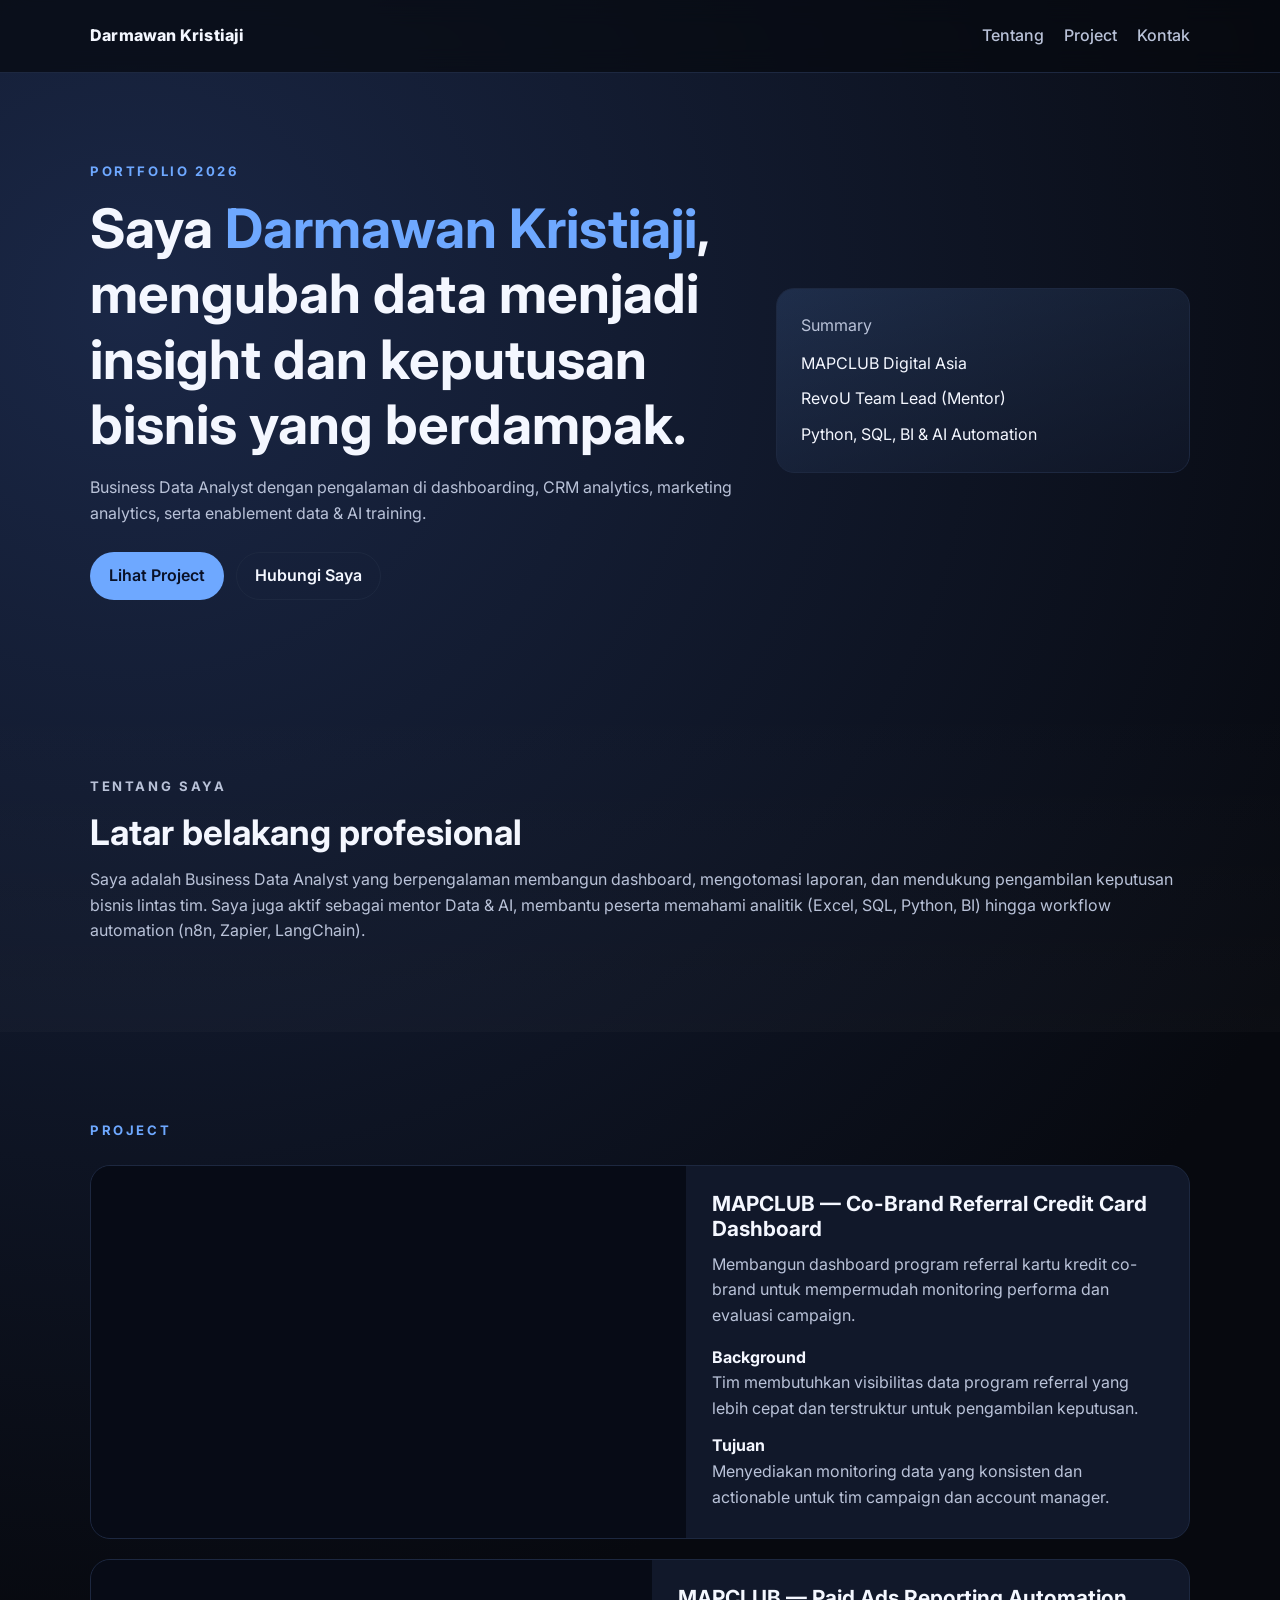
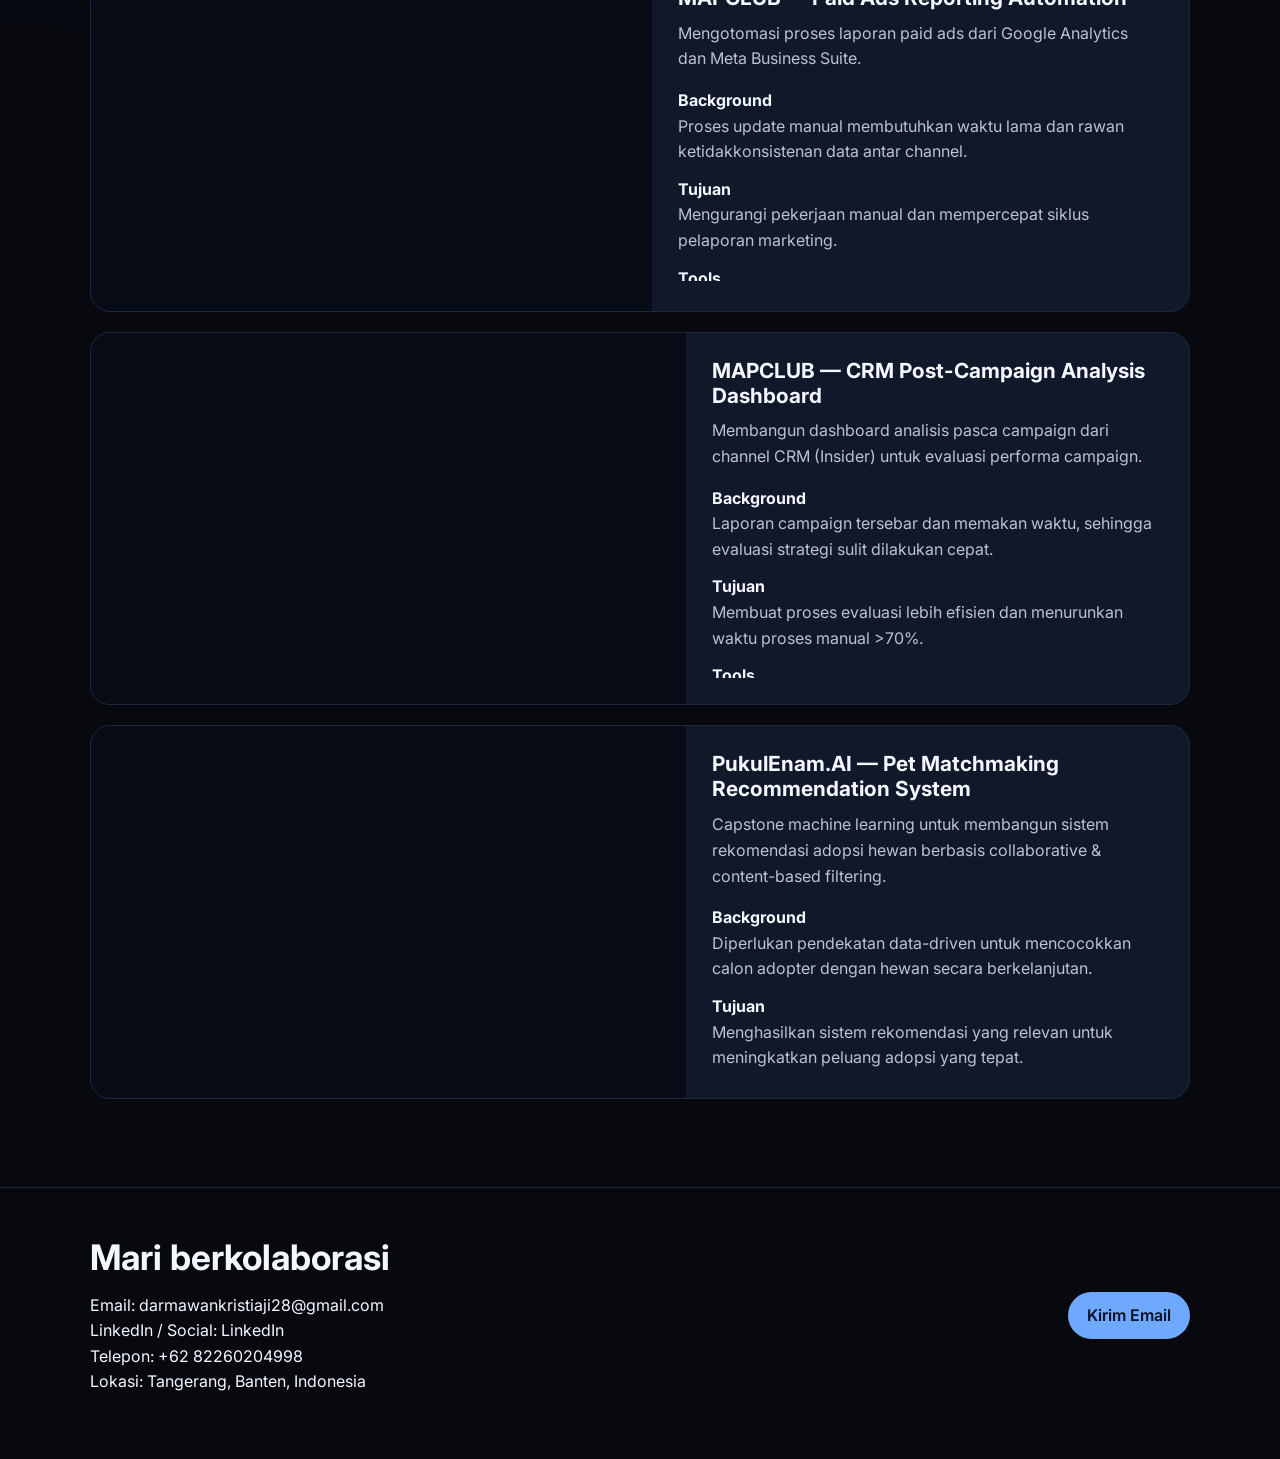
<file: index.html>
<!DOCTYPE html>
<html lang="id">
  <head>
    <meta charset="UTF-8" />
    <meta name="viewport" content="width=device-width, initial-scale=1.0" />
    <title>Portfolio | Nama Anda</title>
    <meta name="theme-color" content="#07090f" />
    <meta
      name="description"
      content="Website portfolio personal berisi profil, project, dan video demo."
    />
    <meta name="robots" content="index,follow" />
    <link rel="canonical" href="https://your-domain.com/" />
    <meta property="og:type" content="website" />
    <meta property="og:title" content="Portfolio | Darmawan Kristiaji" />
    <meta property="og:description" content="Portfolio Business Data Analyst: projects, tools, dan media embed." />
    <meta property="og:url" content="https://your-domain.com/" />
    <meta property="og:image" content="https://your-domain.com/preview.jpg" />
    <meta name="twitter:card" content="summary_large_image" />
    <meta name="twitter:title" content="Portfolio | Darmawan Kristiaji" />
    <meta name="twitter:description" content="Portfolio Business Data Analyst: projects, tools, dan media embed." />
    <meta name="twitter:image" content="https://your-domain.com/preview.jpg" />
    <link rel="manifest" href="site.webmanifest" />
    <link rel="preconnect" href="https://fonts.googleapis.com" />
    <link rel="preconnect" href="https://fonts.gstatic.com" crossorigin />
    <link
      href="https://fonts.googleapis.com/css2?family=Inter:wght@400;500;600;700;800&display=swap"
      rel="stylesheet"
    />
    <link rel="stylesheet" href="styles.css" />
  </head>
  <body data-page="viewer">
    <header class="site-header">
      <div class="container nav-wrapper">
        <a class="logo" id="logoName" href="#home">Nama Anda</a>
        <nav>
          <ul class="nav-list">
            <li><a href="#about">Tentang</a></li>
            <li><a href="#projects">Project</a></li>
            <li><a href="#contact">Kontak</a></li>
          </ul>
        </nav>
      </div>
    </header>

    <main id="home">
      <section class="hero section">
        <div class="container hero-grid">
          <div>
            <p class="eyebrow">PORTFOLIO 2026</p>
            <h1 id="heroTitle"></h1>
            <p class="lead" id="heroLead"></p>
            <div class="hero-actions">
              <a class="btn btn-primary" href="#projects">Lihat Project</a>
              <a class="btn btn-ghost" href="#contact">Hubungi Saya</a>
            </div>
          </div>

          <aside class="hero-card">
            <p class="small">Summary</p>
            <ul id="heroStats"></ul>
          </aside>
        </div>
      </section>

      <section id="about" class="section section-muted">
        <div class="container">
          <p class="eyebrow">TENTANG SAYA</p>
          <h2 id="aboutHeading"></h2>
          <p id="aboutText"></p>
        </div>
      </section>

      <section id="projects" class="section">
        <div class="container">
          <p class="eyebrow">PROJECT</p>

          <div class="project-list" id="projectList"></div>
        </div>
      </section>
    </main>

    <footer id="contact" class="site-footer">
      <div class="container footer-content">
        <div>
          <h2>Mari berkolaborasi</h2>
          <p id="contactEmail"></p>
          <p id="contactSocial"></p>
          <p id="contactPhone"></p>
          <p id="contactLocation"></p>
        </div>
        <a class="btn btn-primary" id="contactButton" href="mailto:darmawankristiaji28@gmail.com">Kirim Email</a>
      </div>
    </footer>

    <script src="script.js" defer></script>
    <div id="toast" class="toast" aria-live="polite"></div>
  </body>
</html>
</file>
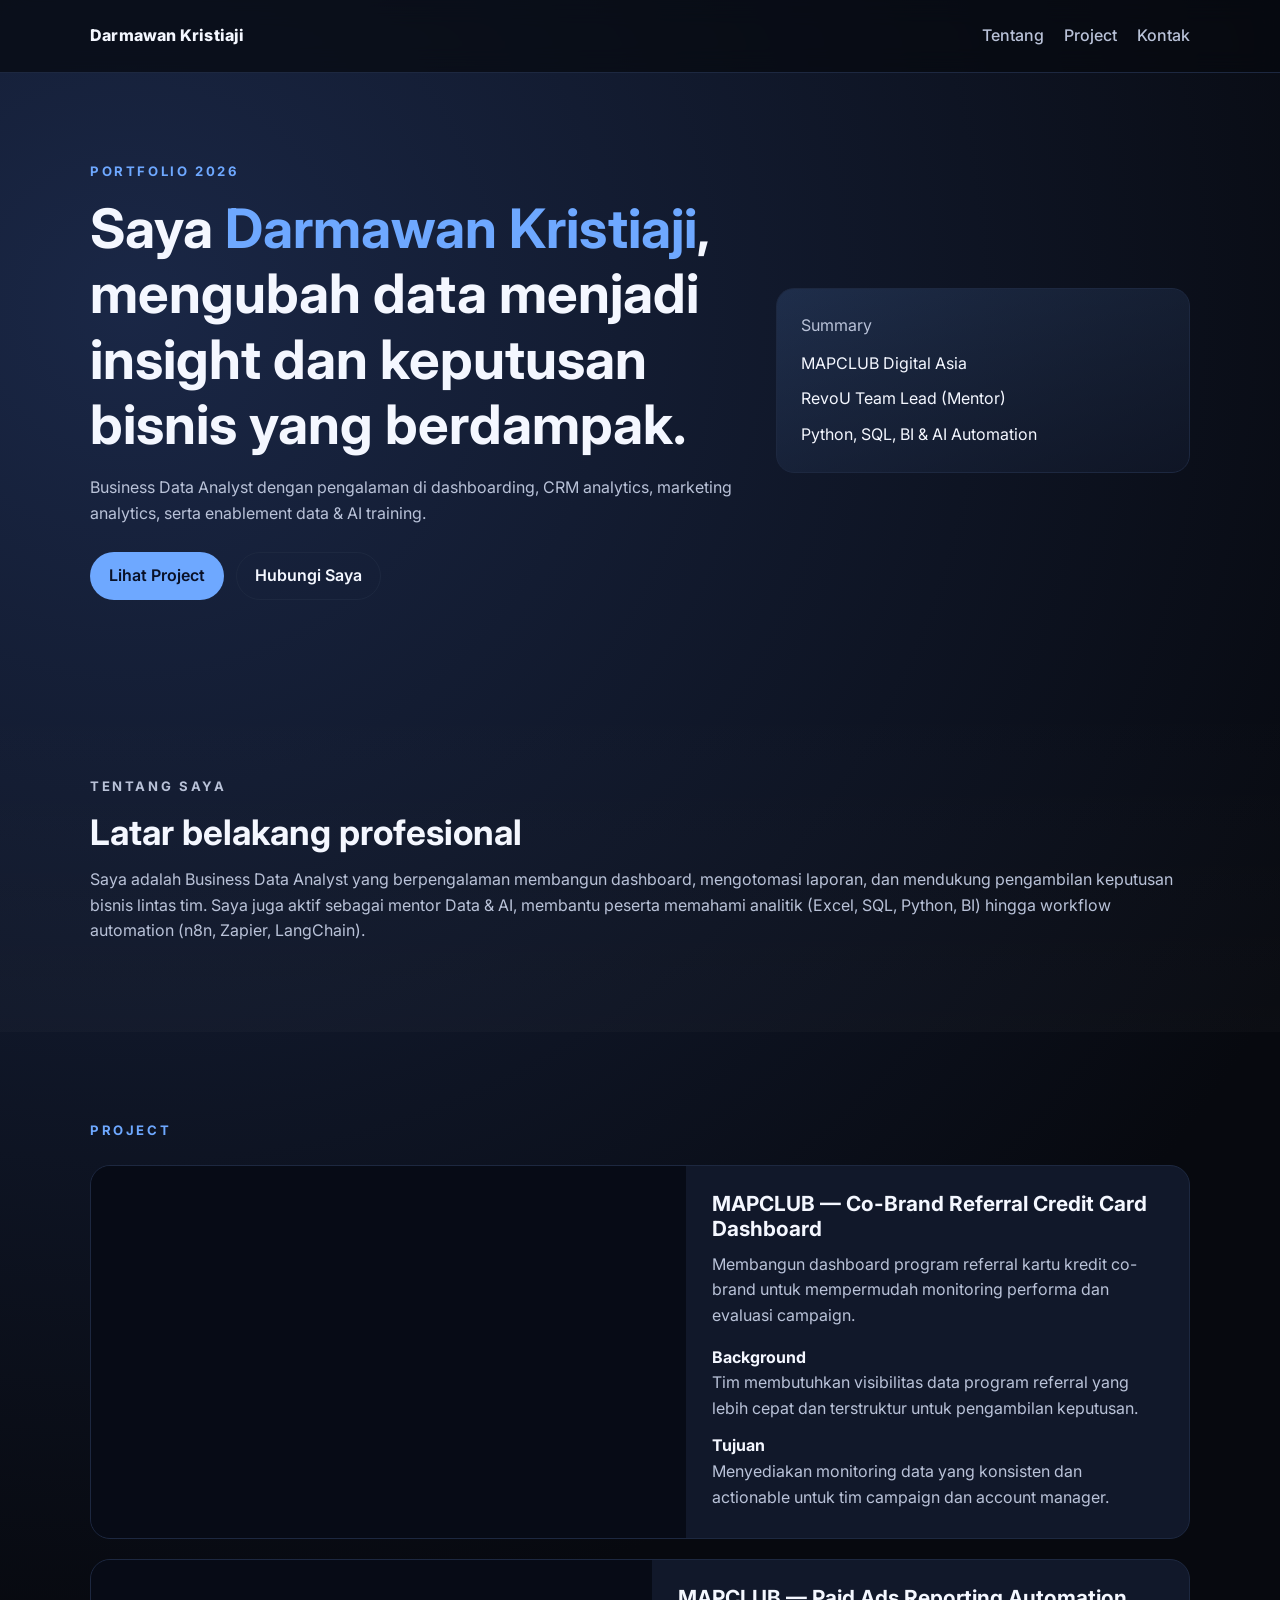
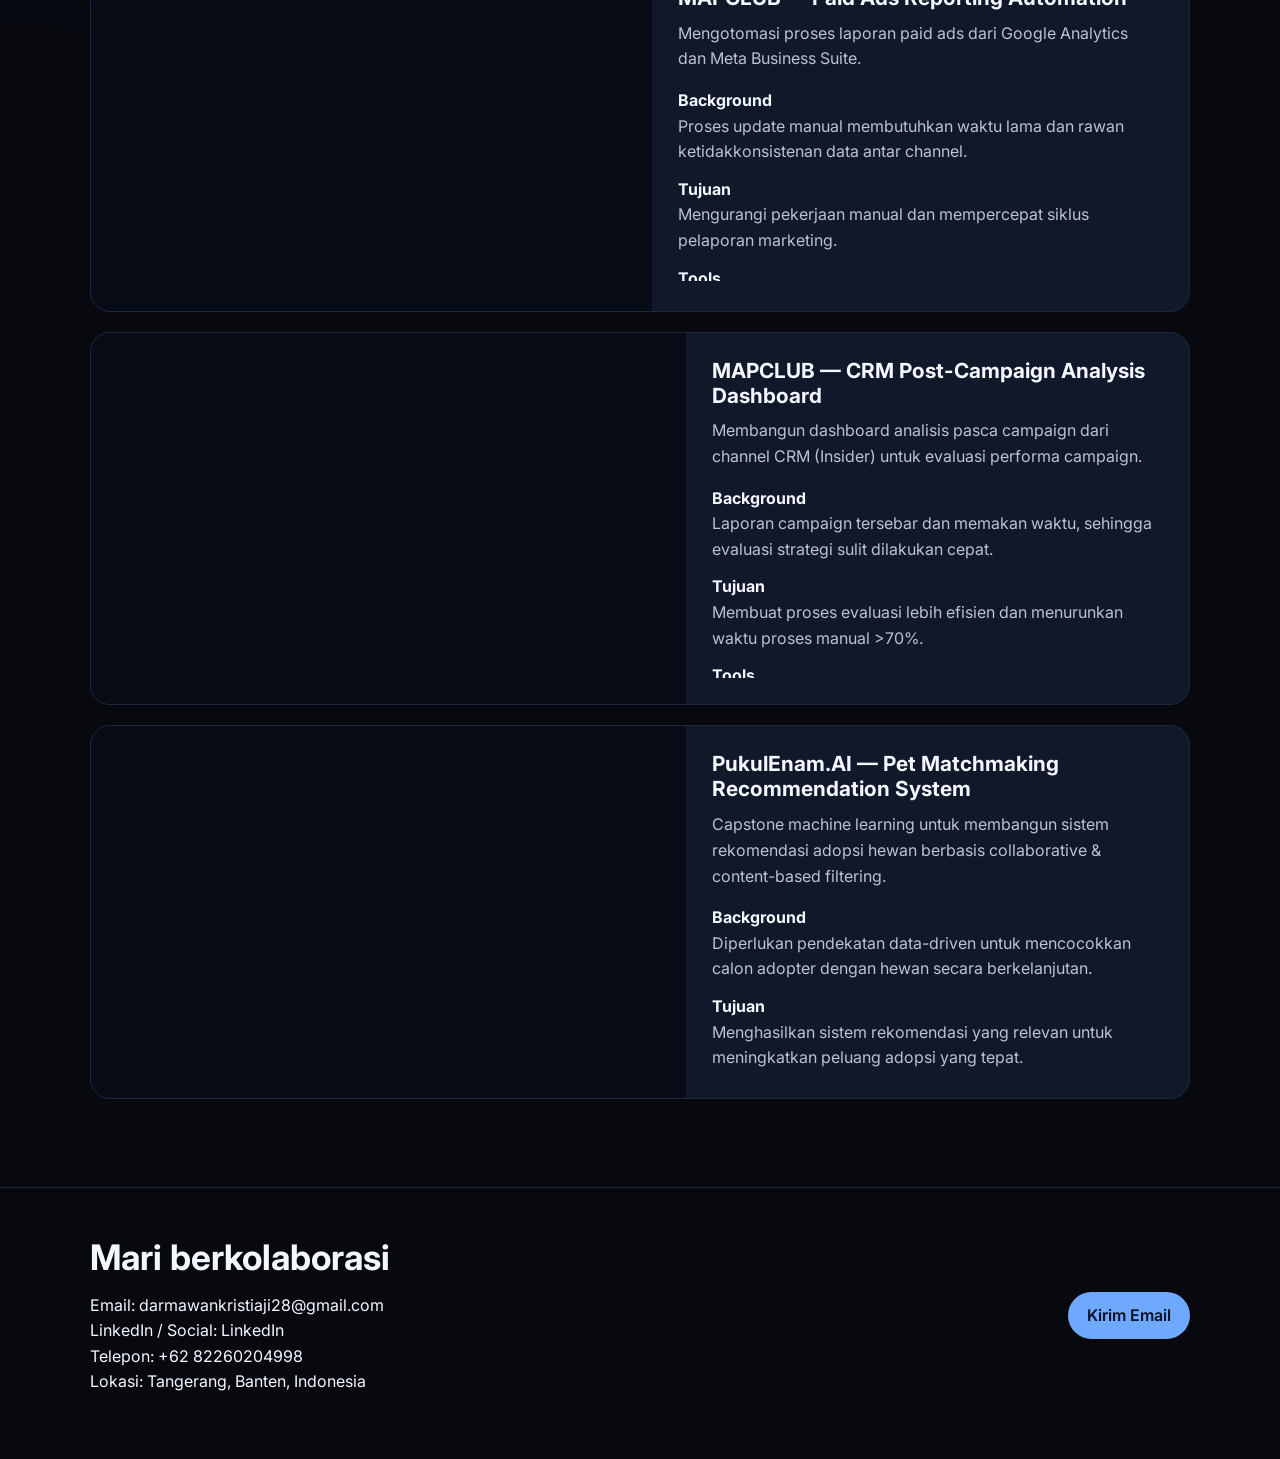
<file: admin.html>
<!DOCTYPE html>
<html lang="id">
  <head>
    <meta charset="UTF-8" />
    <meta name="viewport" content="width=device-width, initial-scale=1.0" />
    <title>Admin Portfolio | Darmawan Kristiaji</title>
    <meta name="description" content="Halaman admin untuk kelola konten portfolio." />
    <meta name="theme-color" content="#07090f" />
    <meta name="robots" content="noindex,nofollow,noarchive" />
    <link rel="canonical" href="https://your-domain.com/admin.html" />
    <link rel="manifest" href="site.webmanifest" />
    <link rel="preconnect" href="https://fonts.googleapis.com" />
    <link rel="preconnect" href="https://fonts.gstatic.com" crossorigin />
    <link
      href="https://fonts.googleapis.com/css2?family=Inter:wght@400;500;600;700;800&display=swap"
      rel="stylesheet"
    />
    <link rel="stylesheet" href="styles.css" />
  </head>
  <body data-page="admin">
    <header class="site-header">
      <div class="container nav-wrapper">
        <a class="logo" id="logoName" href="index.html">Darmawan Kristiaji</a>
        <nav>
          <ul class="nav-list">
            <li><a href="index.html">Viewer</a></li>
            <li><a href="index.html#projects">Project</a></li>
            <li><a href="index.html#contact">Kontak</a></li>
            <li><button class="btn btn-ghost" id="adminLogoutBtn" type="button">Logout</button></li>
          </ul>
        </nav>
      </div>
    </header>

    <main>
      <section class="section section-muted">
        <div class="container">
          <p class="eyebrow">ADMIN CRUD</p>
          <h2>Kelola Konten Portfolio</h2>
          <p class="section-intro">
            Halaman ini khusus admin. Semua perubahan akan langsung tersimpan dan tampil di halaman viewer.
          </p>

          <div class="admin-grid">
            <article class="admin-card">
              <h3>Profil</h3>
              <form id="profileForm" class="form-grid">
                <label>Nama Lengkap<input name="name" required /></label>
                <label>Jabatan<input name="role" required /></label>
                <label>Headline Hero<textarea name="heroHeadline" rows="2" required></textarea></label>
                <label>Deskripsi Hero<textarea name="heroLead" rows="3" required></textarea></label>
                <label>Stat 1<input name="stat1" required /></label>
                <label>Stat 2<input name="stat2" required /></label>
                <label>Stat 3<input name="stat3" required /></label>
                <button class="btn btn-primary" type="submit">Update Profil</button>
              </form>
            </article>

            <article class="admin-card">
              <h3>Tentang</h3>
              <form id="aboutForm" class="form-grid">
                <label>Judul Tentang<input name="heading" required /></label>
                <label>Deskripsi Tentang<textarea name="description" rows="5" required></textarea></label>
                <button class="btn btn-primary" type="submit">Update Tentang</button>
              </form>
            </article>

            <article class="admin-card">
              <h3>Kontak</h3>
              <form id="contactForm" class="form-grid">
                <label>Email<input type="email" name="email" required /></label>
                <label>LinkedIn / Social<input name="social" required /></label>
                <label>Telepon<input name="phone" required /></label>
                <label>Lokasi<input name="location" required /></label>
                <button class="btn btn-primary" type="submit">Update Kontak</button>
              </form>
            </article>

            <article class="admin-card admin-card-wide">
              <h3>Project (Create / Update)</h3>
              <form id="projectForm" class="form-grid">
                <input type="hidden" name="id" />
                <label>Judul Project<input name="title" required /></label>
                <label>Deskripsi Singkat<textarea name="summary" rows="3" required></textarea></label>
                <label>Background<textarea name="background" rows="3" required></textarea></label>
                <label>Tujuan<textarea name="goal" rows="3" required></textarea></label>
                <label>Tools (pisahkan koma)<input name="tools" required /></label>
                <label>
                  Tipe Media
                  <select name="mediaType" required>
                    <option value="youtube">YouTube</option>
                    <option value="gdrive-video">Google Drive Video</option>
                    <option value="gdrive-file">Google Drive PDF/Slide/File</option>
                    <option value="embed-url">Embed URL Langsung</option>
                  </select>
                </label>
                <label>
                  URL Media / Share Link
                  <input name="mediaUrl" required />
                </label>
                <div class="form-actions">
                  <button class="btn btn-primary" type="submit">Simpan Project</button>
                  <button class="btn btn-ghost" id="projectCancelBtn" type="button">Batal Edit</button>
                </div>
              </form>

              <div class="project-admin-list" id="projectAdminList"></div>
            </article>

            <article class="admin-card admin-card-wide">
              <h3>Data</h3>
              <p class="section-intro">Gunakan tombol ini untuk backup, restore, atau reset data.</p>
              <div class="form-actions">
                <button class="btn btn-ghost" id="exportDataBtn" type="button">Export JSON</button>
                <button class="btn btn-ghost" id="importDataBtn" type="button">Import JSON</button>
                <button class="btn btn-ghost" id="resetDataBtn" type="button">Reset ke Default</button>
              </div>
              <input id="importDataInput" type="file" accept="application/json" hidden />
            </article>
          </div>
        </div>
      </section>
    </main>

    <script src="script.js" defer></script>
    <div id="toast" class="toast" aria-live="polite"></div>
  </body>
</html>
</file>
<file: styles.css>
:root {
  --bg: #07090f;
  --bg-soft: #0f1422;
  --card: #11182a;
  --text: #f4f7ff;
  --text-soft: #b9c2d8;
  --primary: #6ea8ff;
  --line: #1d2840;
}

* {
  box-sizing: border-box;
  margin: 0;
  padding: 0;
}

html {
  scroll-behavior: smooth;
}

body {
  font-family: "Inter", sans-serif;
  background: radial-gradient(circle at 10% 10%, #1a2746 0%, var(--bg) 45%);
  color: var(--text);
  line-height: 1.6;
}

.container {
  width: min(1100px, 92%);
  margin: 0 auto;
}

.section {
  padding: 88px 0;
}

.section-muted {
  background: linear-gradient(180deg, transparent 0%, rgba(255, 255, 255, 0.02) 100%);
}

.site-header {
  position: sticky;
  top: 0;
  z-index: 30;
  background: rgba(7, 9, 15, 0.7);
  border-bottom: 1px solid var(--line);
  backdrop-filter: blur(12px);
}

.nav-wrapper {
  min-height: 72px;
  display: flex;
  align-items: center;
  justify-content: space-between;
}

.logo {
  color: var(--text);
  text-decoration: none;
  font-weight: 800;
  letter-spacing: 0.2px;
}

.nav-list {
  list-style: none;
  display: flex;
  gap: 20px;
}

.nav-list a {
  color: var(--text-soft);
  text-decoration: none;
  font-weight: 500;
}

.nav-list a:hover {
  color: var(--text);
}

.nav-list a.active {
  color: var(--text);
}

.eyebrow {
  color: var(--primary);
  font-size: 0.82rem;
  letter-spacing: 0.2em;
  margin-bottom: 14px;
  font-weight: 700;
}

h1,
h2,
h3 {
  line-height: 1.2;
}

h1 {
  font-size: clamp(2rem, 5vw, 3.4rem);
  margin-bottom: 18px;
}

h2 {
  font-size: clamp(1.5rem, 4vw, 2.2rem);
  margin-bottom: 14px;
}

h3 {
  font-size: 1.3rem;
  margin-bottom: 10px;
}

.highlight {
  color: var(--primary);
}

.lead,
.section-intro,
#about p,
.project-content p {
  color: var(--text-soft);
}

.hero-grid {
  display: grid;
  grid-template-columns: 1.6fr 1fr;
  gap: 24px;
  align-items: center;
}

.hero-card {
  border: 1px solid var(--line);
  border-radius: 18px;
  padding: 24px;
  background: linear-gradient(160deg, rgba(110, 168, 255, 0.15), rgba(17, 24, 42, 0.7));
}

.hero-card .small {
  color: var(--text-soft);
  margin-bottom: 12px;
}

.hero-card ul {
  list-style: none;
  display: grid;
  gap: 10px;
}

.hero-actions {
  margin-top: 26px;
  display: flex;
  flex-wrap: wrap;
  gap: 12px;
}

.btn {
  display: inline-flex;
  align-items: center;
  justify-content: center;
  border-radius: 999px;
  padding: 10px 18px;
  font-weight: 600;
  text-decoration: none;
  border: 1px solid transparent;
}

.btn-primary {
  background: var(--primary);
  color: #091127;
}

.btn-primary:hover {
  filter: brightness(1.06);
}

.btn-ghost {
  border-color: var(--line);
  color: var(--text);
}

.project-list {
  margin-top: 24px;
  display: grid;
  gap: 20px;
}

.project-card {
  border: 1px solid var(--line);
  border-radius: 20px;
  background: var(--card);
  display: grid;
  grid-template-columns: 1fr 1fr;
  overflow: hidden;
}

.project-media {
  aspect-ratio: 16 / 10;
  background: #070b16;
}

.project-media iframe {
  width: 100%;
  height: 100%;
  border: none;
}

.project-content {
  padding: 26px;
}

.project-scroll {
  max-height: 260px;
  overflow-y: auto;
  padding-right: 8px;
}

.project-scroll::-webkit-scrollbar {
  width: 8px;
}

.project-scroll::-webkit-scrollbar-thumb {
  background: #2a3d63;
  border-radius: 999px;
}

.project-scroll::-webkit-scrollbar-track {
  background: transparent;
}

.project-meta {
  margin-top: 16px;
  display: grid;
  gap: 12px;
}

.project-meta dt {
  font-weight: 700;
  color: var(--text);
}

.project-meta dd {
  color: var(--text-soft);
}

.admin-grid {
  margin-top: 24px;
  display: grid;
  grid-template-columns: repeat(2, minmax(0, 1fr));
  gap: 18px;
}

.admin-card {
  border: 1px solid var(--line);
  border-radius: 16px;
  background: var(--card);
  padding: 20px;
}

.admin-card-wide {
  grid-column: 1 / -1;
}

.form-grid {
  display: grid;
  gap: 12px;
  margin-top: 12px;
}

.form-grid label {
  display: grid;
  gap: 8px;
  color: var(--text-soft);
  font-size: 0.94rem;
}

.form-grid input,
.form-grid select,
.form-grid textarea {
  width: 100%;
  border: 1px solid var(--line);
  border-radius: 10px;
  background: var(--bg-soft);
  color: var(--text);
  padding: 10px 12px;
  font-family: inherit;
}

.form-grid input:focus,
.form-grid select:focus,
.form-grid textarea:focus {
  outline: none;
  border-color: var(--primary);
}

.form-actions {
  display: flex;
  flex-wrap: wrap;
  gap: 10px;
  margin-top: 4px;
}

.project-admin-list {
  margin-top: 20px;
  display: grid;
  gap: 12px;
}

.project-admin-item {
  border: 1px solid var(--line);
  border-radius: 12px;
  padding: 14px;
  display: flex;
  justify-content: space-between;
  align-items: center;
  gap: 12px;
}

.project-admin-item h4 {
  margin-bottom: 3px;
  font-size: 1rem;
}

.project-admin-item p {
  color: var(--text-soft);
  font-size: 0.9rem;
}

.project-admin-actions {
  display: flex;
  gap: 8px;
}

.site-footer {
  border-top: 1px solid var(--line);
  padding: 48px 0 64px;
}

.toast {
  position: fixed;
  right: 20px;
  bottom: 20px;
  background: #0f1d3a;
  color: var(--text);
  border: 1px solid var(--line);
  border-radius: 10px;
  padding: 10px 14px;
  opacity: 0;
  transform: translateY(10px);
  pointer-events: none;
  transition: opacity 0.2s ease, transform 0.2s ease;
  z-index: 999;
}

.toast.show {
  opacity: 1;
  transform: translateY(0);
}

.footer-content {
  display: flex;
  align-items: center;
  justify-content: space-between;
  gap: 20px;
}

@media (max-width: 920px) {
  .hero-grid,
  .project-card {
    grid-template-columns: 1fr;
  }

  .admin-grid {
    grid-template-columns: 1fr;
  }

  .project-media {
    aspect-ratio: 16 / 9;
  }

  .project-scroll {
    max-height: none;
    overflow: visible;
    padding-right: 0;
  }

  .footer-content {
    flex-direction: column;
    align-items: flex-start;
  }

  .toast {
    right: 12px;
    left: 12px;
    bottom: 12px;
  }
}

@media (max-width: 640px) {
  .section {
    padding: 72px 0;
  }

  .nav-list {
    gap: 14px;
  }

  .nav-list a {
    font-size: 0.9rem;
  }
}
</file>
